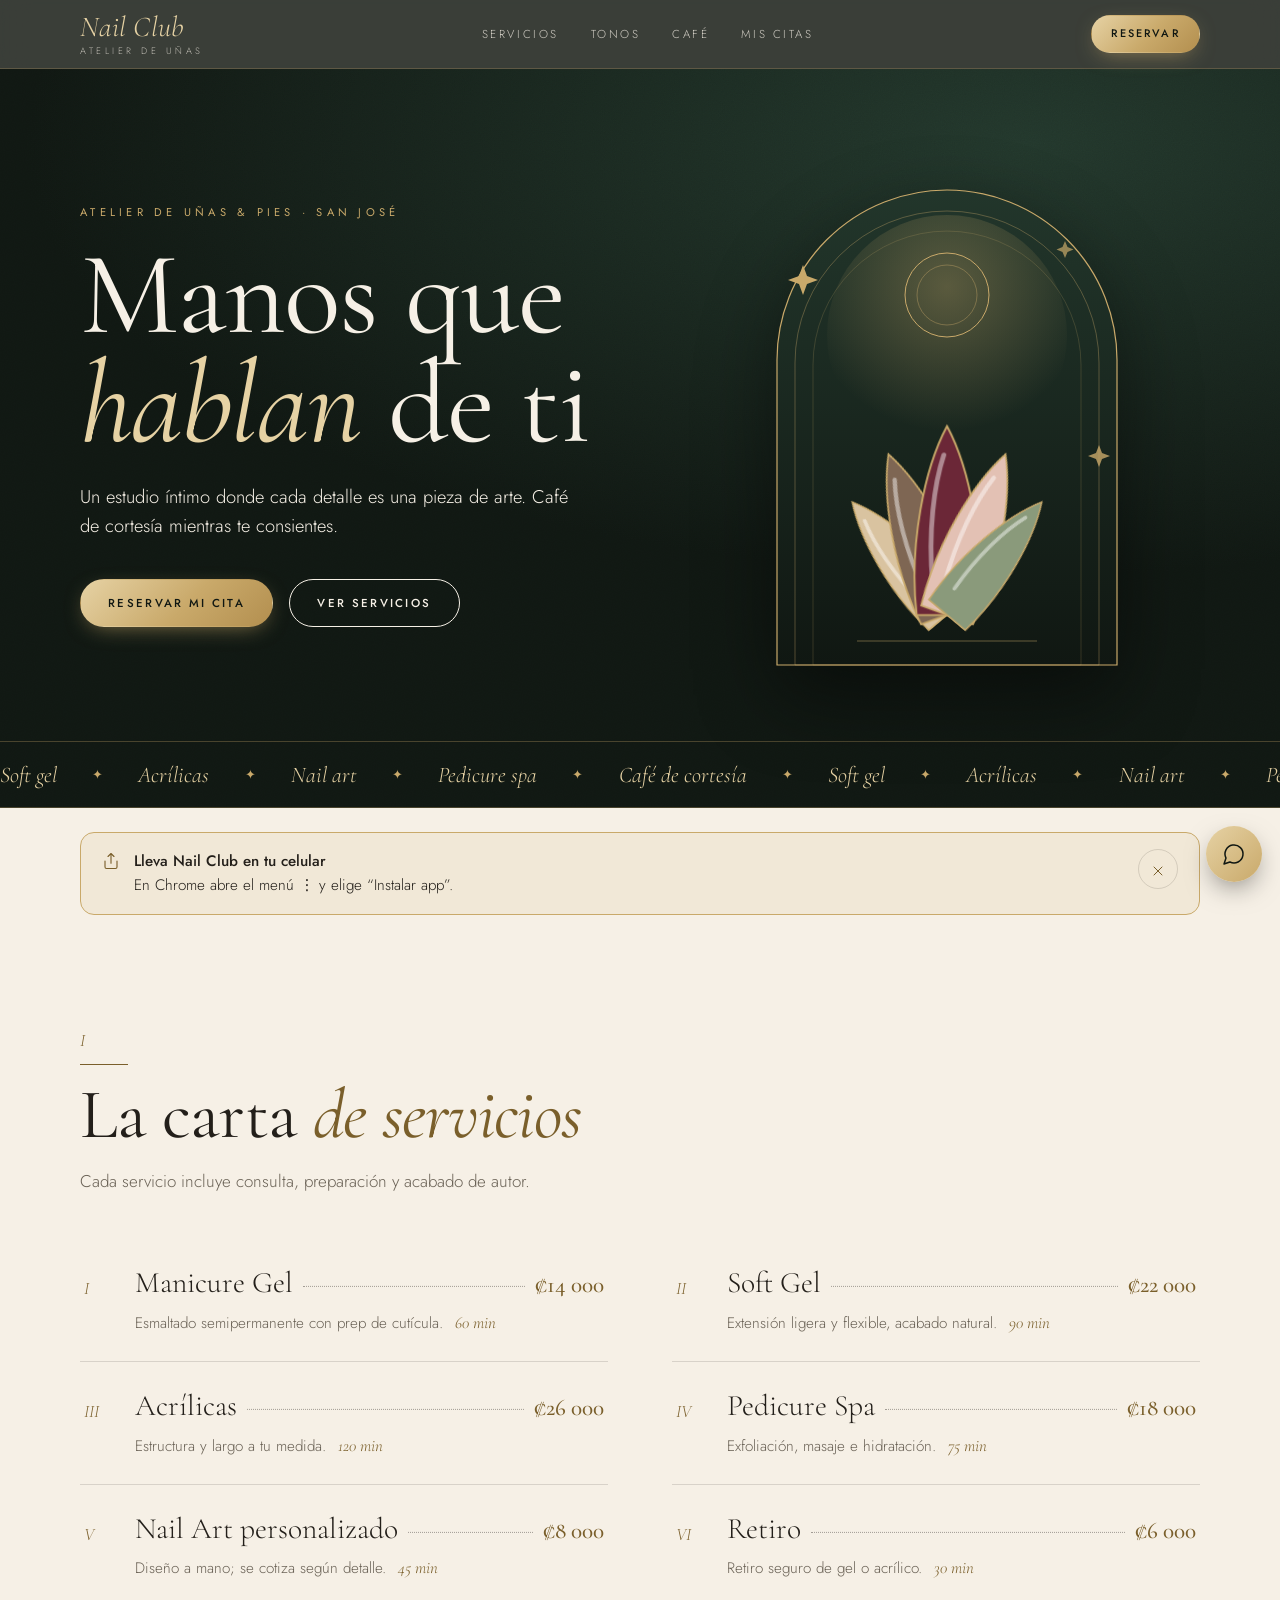
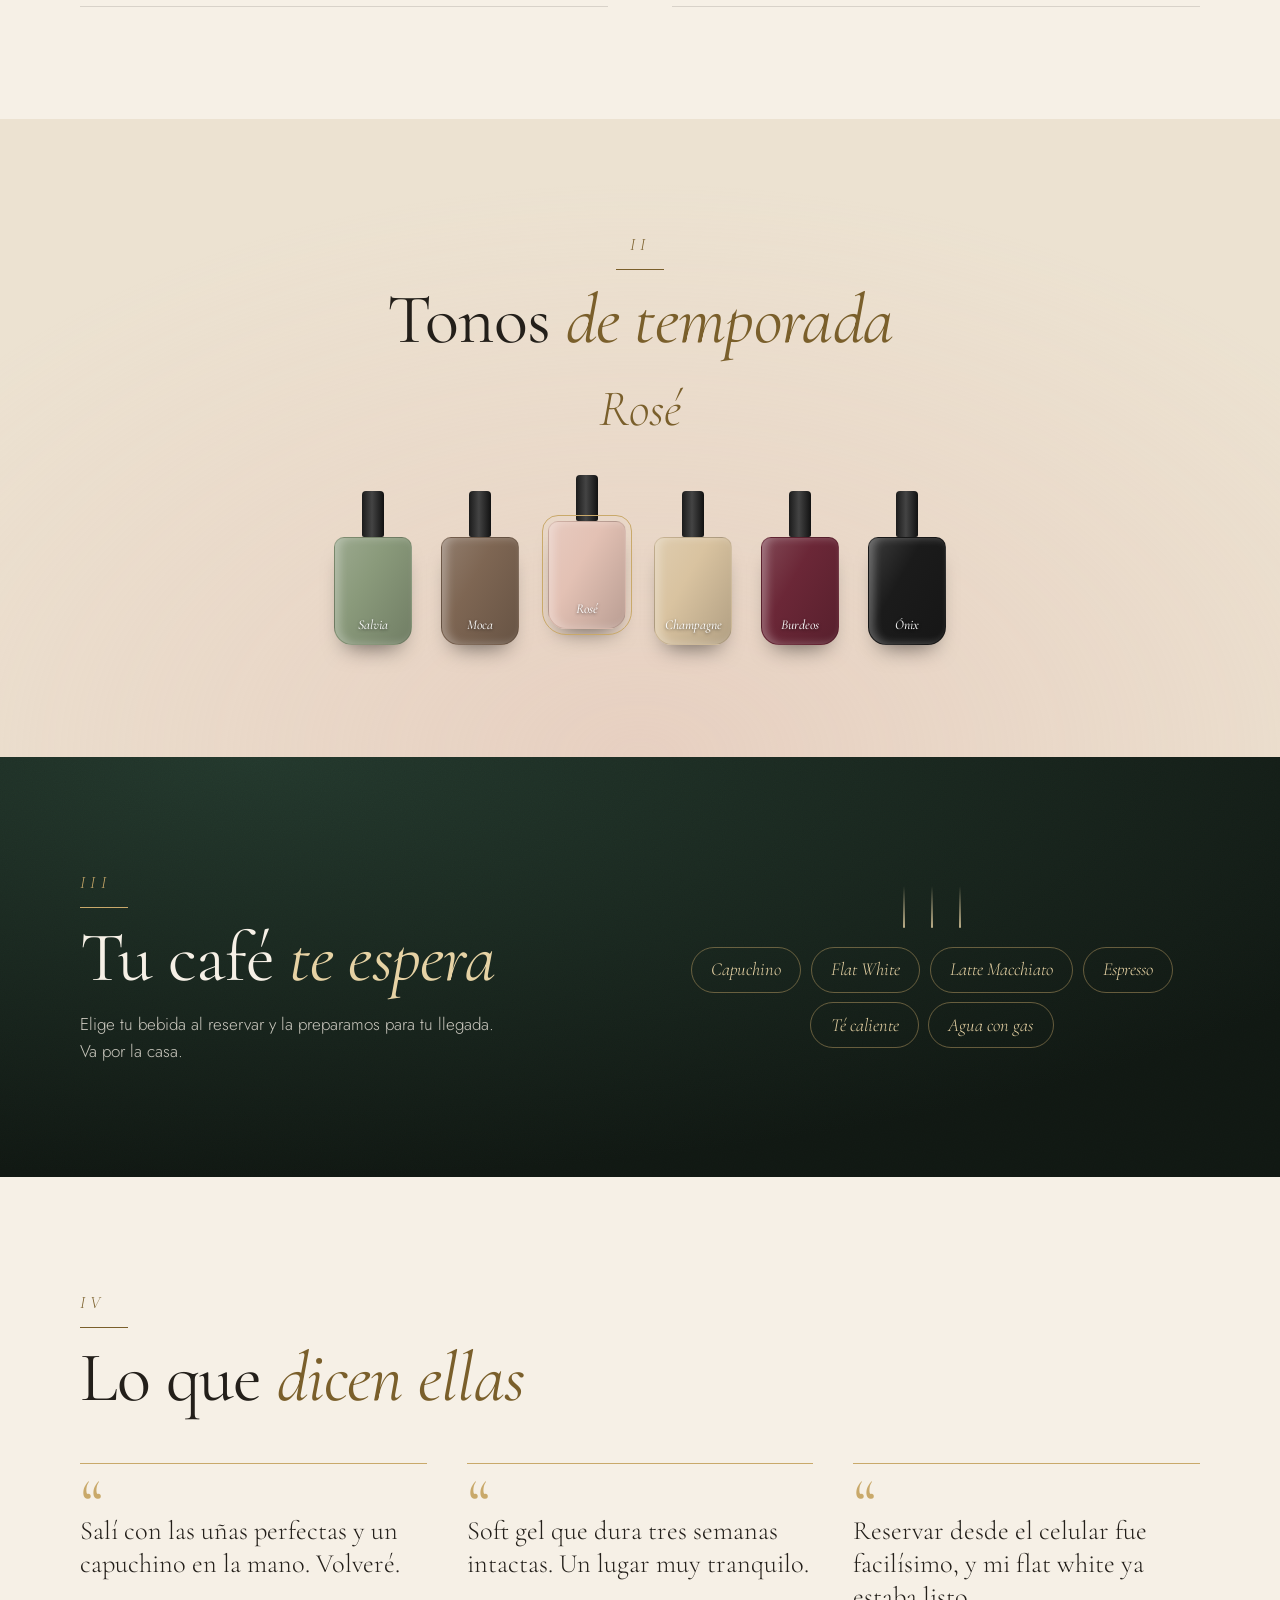
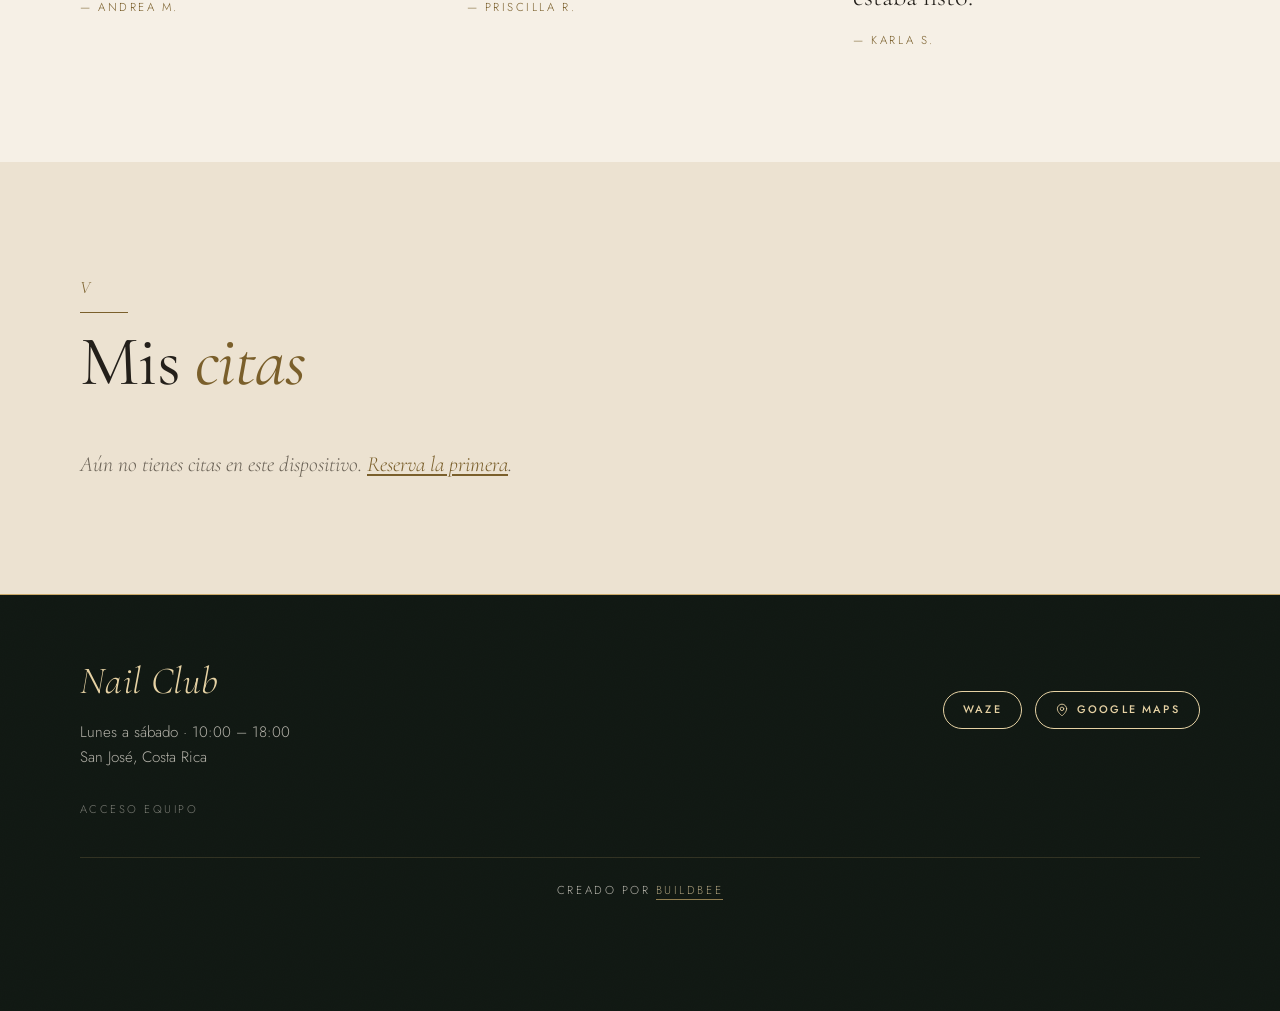
<file: index.html>
<!doctype html>
<html lang="es">
<head>
  <meta charset="UTF-8">
  <meta name="viewport" content="width=device-width,initial-scale=1,viewport-fit=cover">
  <title>Nail Club · Manos que hablan de ti</title>
  <meta name="description" content="Atelier de uñas y pies en San José. Reserva tu cita en línea y disfruta un café de cortesía.">
  <meta name="theme-color" content="#101712">
  <link rel="manifest" href="./manifest.webmanifest">
  <link rel="icon" href="./icon.svg" type="image/svg+xml">
  <link rel="apple-touch-icon" href="./icons/apple-touch-icon.png">
  <meta name="apple-mobile-web-app-capable" content="yes">
  <meta name="mobile-web-app-capable" content="yes">
  <meta name="apple-mobile-web-app-status-bar-style" content="black-translucent">
  <link rel="preconnect" href="https://fonts.googleapis.com">
  <link rel="preconnect" href="https://fonts.gstatic.com" crossorigin>
  <link href="https://fonts.googleapis.com/css2?family=Cormorant+Garamond:ital,wght@0,400;0,500;0,600;1,400;1,500&family=Jost:wght@300;400;500&display=swap" rel="stylesheet">
  <link rel="stylesheet" href="./css/styles.css">
</head>
<body>
  <div id="app"></div>
  <div id="toast" role="status" aria-live="polite"></div>
  <noscript><p style="padding:2rem;font-family:serif">Nail Club necesita JavaScript para mostrar la agenda.</p></noscript>
  <script type="module" src="./js/main.js"></script>
</body>
</html>
</file>
<file: css/styles.css>
/* Nail Club · atelier — verde profundo, oro champagne y marfil */
:root {
  --ink: #101712;
  --forest: #17231b;
  --forest-2: #22362b;
  --gold: #c9a96a;
  --gold-d: #7a5f2b;
  --gold-l: #e6d2a4;
  --ivory: #f6f0e6;
  --paper: #ece2d1;
  --blush: #e6c9bd;
  --text: #231f1a;
  --muted: #6a6256;
  --line: rgba(35, 31, 26, .14);
  --serif: 'Cormorant Garamond', 'Cormorant', Georgia, 'Times New Roman', serif;
  --sans: 'Jost', system-ui, -apple-system, 'Segoe UI', sans-serif;
  --ease: cubic-bezier(.2, .7, .2, 1);
  --tone: #E3C1B4;
}
*, *::before, *::after { box-sizing: border-box; }
html { scroll-behavior: smooth; scroll-padding-top: 76px; -webkit-text-size-adjust: 100%; }
body { margin: 0; font-family: var(--sans); font-weight: 300; font-size: 1.0625rem; line-height: 1.6; color: var(--text); background: var(--ivory); -webkit-font-smoothing: antialiased; overflow-x: hidden; }
img, svg { max-width: 100%; display: block; }
h1, h2, h3, h4 { font-family: var(--serif); font-weight: 400; line-height: 1.05; margin: 0; letter-spacing: -.01em; }
h1 em, h2 em, h3 em { font-style: italic; color: var(--gold-d); }
p { margin: 0; }
a { color: inherit; }
button { font: inherit; color: inherit; cursor: pointer; }
:focus-visible { outline: 2px solid var(--gold); outline-offset: 3px; }
.ico { display: inline-block; vertical-align: -.2em; flex: none; }
.wrap { width: min(1120px, 100% - 2.5rem); margin-inline: auto; }
.muted { color: var(--muted); }
.sm { font-size: .85rem; }
.hint { color: var(--muted); font-size: .95rem; padding: .75rem 0; }
.empty { color: var(--muted); font-family: var(--serif); font-size: 1.35rem; font-style: italic; }
.link { background: none; border: 0; padding: 0; text-decoration: underline; text-underline-offset: 3px; color: var(--gold-d); }

/* grano de película sobre fondos oscuros */
.grain { position: relative; isolation: isolate; }
.grain::after { content: ''; position: absolute; inset: 0; z-index: -1; pointer-events: none; opacity: .5; mix-blend-mode: overlay;
  background-image: url("data:image/svg+xml;utf8,<svg xmlns='http://www.w3.org/2000/svg' width='180' height='180'><filter id='n'><feTurbulence type='fractalNoise' baseFrequency='.9' numOctaves='2' stitchTiles='stitch'/><feColorMatrix values='0 0 0 0 1  0 0 0 0 1  0 0 0 0 1  0 0 0 .22 0'/></filter><rect width='100%' height='100%' filter='url(%23n)'/></svg>"); }

/* ───── Botones ───── */
.btn { display: inline-flex; align-items: center; justify-content: center; gap: .5rem; border: 1px solid transparent; border-radius: 999px; padding: .85rem 1.7rem; font-size: .72rem; font-weight: 500; letter-spacing: .2em; text-transform: uppercase; text-decoration: none; transition: transform .3s var(--ease), background .3s, color .3s, border-color .3s, box-shadow .3s; }
.btn:disabled { opacity: .4; cursor: not-allowed; }
.btn-sm { padding: .6rem 1.2rem; font-size: .68rem; }
.btn-gold { background: linear-gradient(135deg, #e6d2a4, #c9a96a 55%, #b38f4f); color: var(--ink); box-shadow: 0 6px 22px -8px rgba(201, 169, 106, .7); }
.btn-gold:not(:disabled):hover { transform: translateY(-2px); box-shadow: 0 12px 28px -8px rgba(201, 169, 106, .8); }
.btn-ghost { border-color: currentColor; background: transparent; }
.btn-ghost:hover { background: rgba(201, 169, 106, .14); }
.danger { color: #8c2f2f; }
.icon-btn { display: inline-grid; place-items: center; width: 40px; height: 40px; border: 1px solid var(--line); border-radius: 50%; background: transparent; transition: background .2s; flex: none; }
.icon-btn:hover { background: rgba(201, 169, 106, .18); }
.chip { border: 1px solid var(--line); background: transparent; border-radius: 999px; padding: .55rem 1.1rem; font-size: .85rem; letter-spacing: .04em; transition: all .2s; }
.chip:hover { border-color: var(--gold); }
.chip.on { background: var(--ink); color: var(--gold-l); border-color: var(--ink); }
.chip:disabled { opacity: .3; text-decoration: line-through; cursor: not-allowed; }
.pill { display: inline-block; font-size: .68rem; letter-spacing: .16em; text-transform: uppercase; padding: .25rem .7rem; border-radius: 999px; border: 1px solid var(--gold); color: var(--gold-d); }
.st-cancelada { border-color: #b66; color: #8c2f2f; }
.st-completada { border-color: #6a8a6a; color: #3e5f3e; }
.st-enproceso { background: var(--gold); color: var(--ink); }

/* ───── Cabecera ───── */
.top { position: sticky; top: 0; z-index: 40; background: rgba(16, 23, 18, .82); backdrop-filter: blur(14px); -webkit-backdrop-filter: blur(14px); color: var(--ivory); border-bottom: 1px solid rgba(201, 169, 106, .25); padding-top: env(safe-area-inset-top); }
.top-in { display: flex; align-items: center; justify-content: space-between; gap: 1rem; padding-block: .8rem; }
.brand { text-decoration: none; display: flex; flex-direction: column; line-height: 1; }
.brand-n { font-family: var(--serif); font-style: italic; font-size: 1.8rem; color: var(--gold-l); letter-spacing: .01em; }
.brand-s { font-size: .58rem; letter-spacing: .38em; text-transform: uppercase; opacity: .7; margin-top: .25rem; }
.top-nav { display: flex; gap: 2rem; }
.top-nav a { text-decoration: none; font-size: .72rem; letter-spacing: .22em; text-transform: uppercase; opacity: .8; transition: opacity .2s, color .2s; }
.top-nav a:hover { opacity: 1; color: var(--gold-l); }

/* ───── Hero ───── */
.hero { background: radial-gradient(120% 90% at 80% 10%, var(--forest-2), var(--ink) 65%); color: var(--ivory); padding-top: clamp(2.5rem, 6vw, 5rem); overflow: hidden; }
.hero-in { display: grid; grid-template-columns: 1.15fr 1fr; gap: 2rem; align-items: center; padding-bottom: 3.5rem; }
.kicker { font-size: .7rem; letter-spacing: .38em; text-transform: uppercase; color: var(--gold); font-weight: 400; }
.hero h1 { font-size: clamp(3.4rem, 9.2vw, 7.4rem); line-height: .92; margin: 1.2rem 0 1.5rem; }
.hero h1 em { color: var(--gold-l); }
.lead { max-width: 32rem; font-size: 1.15rem; opacity: .82; }
.hero-cta { display: flex; flex-wrap: wrap; gap: 1rem; margin-top: 2.4rem; }
.hero-art { width: 100%; max-width: 440px; margin-inline: auto; filter: drop-shadow(0 30px 40px rgba(0, 0, 0, .45)); }
.nail { animation: nailUp 1.1s var(--ease) both; animation-delay: var(--d); }
.twinkle { animation: twinkle 4.5s ease-in-out infinite; transform-origin: center; }
@keyframes nailUp { from { opacity: 0; transform: translateY(36px); } to { opacity: 1; transform: none; } }
@keyframes twinkle { 50% { opacity: .35; } }
.rise { animation: rise 1s var(--ease) both; animation-delay: var(--d, 0s); }
@keyframes rise { from { opacity: 0; transform: translateY(22px); } to { opacity: 1; transform: none; } }

.marquee { border-block: 1px solid rgba(201, 169, 106, .3); overflow: hidden; padding: .9rem 0; }
.marquee-in { display: flex; gap: 2.2rem; width: max-content; font-family: var(--serif); font-style: italic; font-size: 1.4rem; color: var(--gold-l); animation: slide 38s linear infinite; white-space: nowrap; }
.marquee-in i { font-style: normal; color: var(--gold); font-size: .8rem; align-self: center; }
@keyframes slide { to { transform: translateX(-50%); } }

/* ───── Secciones ───── */
.sec { padding-block: clamp(4rem, 9vw, 7rem); }
.sec-ivory { background: var(--ivory); }
.sec-paper { background: var(--paper); }
.sec-dark { background: radial-gradient(100% 100% at 20% 0, var(--forest-2), var(--ink)); color: var(--ivory); }
.num { display: block; font-family: var(--serif); font-style: italic; font-size: 1.1rem; color: var(--gold-d); letter-spacing: .3em; margin-bottom: .8rem; }
.num::after { content: ''; display: block; width: 3rem; height: 1px; background: currentColor; margin-top: .6rem; }
.num-gold { color: var(--gold); }
.sec-head { margin-bottom: 3rem; max-width: 40rem; }
.sec h2 { font-size: clamp(2.5rem, 6vw, 4.4rem); }
.sec-head p { margin-top: 1rem; color: var(--muted); }
.reveal { opacity: 0; transform: translateY(26px); transition: opacity .9s var(--ease), transform .9s var(--ease); }
.reveal.in { opacity: 1; transform: none; }

/* Carta de servicios */
.menu { list-style: none; margin: 0; padding: 0; display: grid; gap: .25rem 4rem; grid-template-columns: repeat(2, 1fr); }
.menu-row { display: flex; gap: 1.2rem; width: 100%; text-align: left; background: none; border: 0; border-bottom: 1px solid var(--line); padding: 1.5rem .25rem; transition: padding .35s var(--ease), background .35s; }
.menu-row:hover { padding-left: 1rem; background: linear-gradient(90deg, rgba(201, 169, 106, .16), transparent); }
.menu-n { font-family: var(--serif); font-style: italic; color: var(--gold-d); font-size: 1.1rem; min-width: 2rem; padding-top: .5rem; }
.menu-main { flex: 1; min-width: 0; }
.menu-line { display: flex; align-items: baseline; gap: .6rem; }
.menu-name { font-family: var(--serif); font-size: 1.85rem; line-height: 1.1; }
.menu-dots { flex: 1; border-bottom: 1px dotted rgba(35, 31, 26, .4); transform: translateY(-.3em); min-width: 1rem; }
.menu-price { font-family: var(--serif); font-size: 1.45rem; color: var(--gold-d); font-weight: 500; white-space: nowrap; }
.menu-desc { display: block; margin-top: .35rem; color: var(--muted); font-size: .95rem; }
.menu-desc em { font-family: var(--serif); font-size: 1.05rem; margin-left: .4rem; color: var(--gold-d); }

/* Tonos: frascos de laca */
.tonos { text-align: center; transition: background .6s; }
.tonos .num::after { margin-inline: auto; }
.sec-paper#tonos { background: radial-gradient(70% 90% at 50% 100%, color-mix(in srgb, var(--tone) 55%, transparent), transparent), var(--paper); transition: background .6s; }
.tono-name { font-family: var(--serif); font-style: italic; font-size: clamp(2rem, 5vw, 3.2rem); color: var(--gold-d); margin: .8rem 0 2.5rem; min-height: 1.2em; }
.bottles { display: flex; justify-content: center; align-items: flex-end; gap: clamp(.6rem, 2.5vw, 1.8rem); flex-wrap: wrap; }
.bottle { background: none; border: 0; padding: 0; display: flex; flex-direction: column; align-items: center; transition: transform .45s var(--ease); }
.bottle:hover { transform: translateY(-8px); }
.bottle.on { transform: translateY(-16px); }
.bottle-cap { width: 22px; height: 46px; background: linear-gradient(90deg, #1b1b1b, #444 45%, #111); border-radius: 4px 4px 2px 2px; }
.bottle-body { width: clamp(52px, 11vw, 78px); height: clamp(78px, 15vw, 108px); border-radius: 10px 10px 18px 18px; background: linear-gradient(120deg, color-mix(in srgb, var(--c) 100%, #fff 18%), var(--c) 40%, color-mix(in srgb, var(--c) 100%, #000 22%)); box-shadow: inset 5px 0 8px rgba(255, 255, 255, .28), 0 14px 22px -12px rgba(0, 0, 0, .55); display: grid; place-items: end center; padding-bottom: .55rem; border: 1px solid rgba(0, 0, 0, .06); }
.bottle.on .bottle-body { outline: 1.5px solid var(--gold); outline-offset: 5px; }
.bottle-body b { font-family: var(--serif); font-style: italic; font-weight: 500; font-size: .85rem; color: rgba(255, 255, 255, .92); text-shadow: 0 1px 3px rgba(0, 0, 0, .5); writing-mode: horizontal-tb; }

/* Café */
.cafe { display: grid; grid-template-columns: 1fr 1fr; gap: 3rem; align-items: center; }
.cafe p { margin-top: 1rem; opacity: .8; max-width: 26rem; }
.cafe h2 em { color: var(--gold-l); }
.steam { display: flex; justify-content: center; gap: 1.6rem; height: 3rem; }
.steam span { width: 2px; height: 2.6rem; border-radius: 2px; background: linear-gradient(transparent, rgba(230, 210, 164, .8)); animation: steam 3.2s ease-in-out infinite; }
.steam span:nth-child(2) { animation-delay: .9s; } .steam span:nth-child(3) { animation-delay: 1.8s; }
@keyframes steam { 0% { opacity: 0; transform: translateY(14px) scaleY(.6); } 50% { opacity: 1; } 100% { opacity: 0; transform: translateY(-10px) scaleY(1.1); } }
.drinks { list-style: none; padding: 0; margin: .8rem 0 0; display: flex; flex-wrap: wrap; gap: .6rem; justify-content: center; }
.drinks li { border: 1px solid rgba(201, 169, 106, .45); border-radius: 999px; padding: .45rem 1.2rem; font-family: var(--serif); font-style: italic; font-size: 1.15rem; color: var(--gold-l); }

/* Testimonios */
.quotes { display: grid; grid-template-columns: repeat(3, 1fr); gap: 2.5rem; }
.quote { margin: 0; border-top: 1px solid var(--gold); padding-top: 1.2rem; }
.qm { font-family: var(--serif); font-size: 4.5rem; line-height: .6; color: var(--gold); display: block; height: 2rem; }
.quote blockquote { margin: 0; font-family: var(--serif); font-size: 1.65rem; line-height: 1.25; }
.quote figcaption { margin-top: 1.1rem; font-size: .72rem; letter-spacing: .22em; text-transform: uppercase; color: var(--gold-d); }

/* Citas clienta */
.appts { display: grid; gap: 1rem; }
.appt { display: grid; grid-template-columns: auto 1fr auto; gap: 1.4rem; align-items: center; background: var(--ivory); border: 1px solid var(--line); border-radius: 120px 120px 18px 18px / 40px 40px 18px 18px; padding: 1.2rem 1.6rem; }
.appt.is-off { opacity: .55; }
.appt-date { text-align: center; font-family: var(--serif); line-height: 1; min-width: 3.4rem; }
.appt-date b { display: block; font-size: 2.6rem; font-weight: 500; color: var(--gold-d); }
.appt-date span { text-transform: uppercase; letter-spacing: .2em; font-size: .7rem; font-family: var(--sans); }
.appt h3 { font-size: 1.6rem; }
.appt p { font-size: .95rem; }
.appt-side { display: grid; gap: .5rem; justify-items: end; }

/* Avisos */
.notice { display: flex; gap: .9rem; align-items: flex-start; margin-top: 1.5rem; padding: 1rem 1.3rem; border: 1px solid var(--gold); background: rgba(201, 169, 106, .12); border-radius: 14px; font-size: .95rem; }
.notice b { font-weight: 500; }
.notice .ico { margin-top: .2rem; color: var(--gold-d); }
.notice > div { flex: 1; }
.notice-install { margin-bottom: 0; }
.notice-install .btn { margin-top: .6rem; }

/* Pie */
.foot { background: var(--ink); color: var(--ivory); padding: 3.5rem 0 7rem; border-top: 1px solid var(--gold); }
.foot-in { display: grid; grid-template-columns: 1fr auto; gap: 2rem; align-items: center; }
.foot-brand { font-size: 2.4rem; margin-bottom: .5rem; }
.muted-l { opacity: .7; font-size: .95rem; }
.foot-links { display: flex; gap: .8rem; flex-wrap: wrap; }
.foot .btn-ghost { color: var(--gold-l); }
.team-link { grid-column: 1 / -1; font-size: .7rem; letter-spacing: .22em; text-transform: uppercase; opacity: .45; text-decoration: none; }
.team-link:hover { opacity: .9; }
.wa { position: fixed; right: 1.1rem; bottom: calc(1.1rem + env(safe-area-inset-bottom)); z-index: 30; width: 56px; height: 56px; border-radius: 50%; display: grid; place-items: center; background: linear-gradient(135deg, #e6d2a4, #c9a96a); color: var(--ink); box-shadow: 0 10px 28px -8px rgba(0, 0, 0, .55); transition: transform .3s var(--ease); }
.wa:hover { transform: scale(1.08); }

/* Barra inferior (modo app en móvil) */
.tabbar { display: none; }

/* ───── Hoja de reserva ───── */
.sheet { border: 0; padding: 0; background: var(--ivory); color: var(--text); width: min(560px, 100%); max-height: 94dvh; border-radius: 28px; box-shadow: 0 40px 90px -20px rgba(0, 0, 0, .6); overflow: hidden; }
.sheet::backdrop { background: rgba(10, 16, 12, .7); backdrop-filter: blur(4px); }
.sheet[open] { display: flex; animation: pop .45s var(--ease); }
@keyframes pop { from { opacity: 0; transform: translateY(24px) scale(.98); } }
.sheet-in { display: flex; flex-direction: column; width: 100%; max-height: 94dvh; padding: 1.6rem 1.6rem calc(1.4rem + env(safe-area-inset-bottom)); }
.sheet-head { display: flex; justify-content: space-between; align-items: center; gap: 1rem; }
.sheet-head h2 { font-size: 2.1rem; font-style: italic; }
.progress { display: flex; gap: .35rem; margin: 1rem 0 1.2rem; }
.progress i { flex: 1; height: 2px; background: var(--line); transition: background .4s; }
.progress i.on { background: var(--gold); }
.sheet-body { overflow: auto; flex: 1; padding: .2rem .1rem; -webkit-overflow-scrolling: touch; }
.sheet-foot { display: flex; justify-content: space-between; align-items: center; gap: .8rem; margin-top: 1.3rem; }
.foot-btns { display: flex; gap: .6rem; flex-wrap: wrap; justify-content: flex-end; margin-left: auto; }
.sheet .btn-ghost { color: var(--text); }
.opts { display: grid; gap: .6rem; }
.opt { text-align: left; background: transparent; border: 1px solid var(--line); border-radius: 16px; padding: 1rem 1.2rem; transition: all .25s var(--ease); }
.opt:hover { border-color: var(--gold); }
.opt.on { border-color: var(--gold-d); background: rgba(201, 169, 106, .16); box-shadow: inset 3px 0 0 var(--gold); }
.opt-top { display: flex; justify-content: space-between; gap: 1rem; font-family: var(--serif); font-size: 1.4rem; }
.opt-top b { font-weight: 500; }
.opt-sub { display: block; font-size: .9rem; color: var(--muted); }
.strip { display: flex; gap: .5rem; overflow-x: auto; padding: .2rem .1rem 1rem; scroll-snap-type: x proximity; }
.day { flex: none; scroll-snap-align: start; display: grid; justify-items: center; min-width: 4rem; padding: .6rem .4rem; border: 1px solid var(--line); border-radius: 40px; background: transparent; }
.day small { text-transform: uppercase; font-size: .62rem; letter-spacing: .14em; color: var(--muted); }
.day b { font-family: var(--serif); font-size: 1.7rem; font-weight: 500; line-height: 1.1; }
.day.on { background: var(--ink); color: var(--gold-l); border-color: var(--ink); }
.day.on small { color: var(--gold); }
.day:disabled { opacity: .3; cursor: not-allowed; }
.times { display: flex; flex-wrap: wrap; gap: .5rem; margin: .6rem 0; }
.coffee-box { border: 1px solid var(--line); border-radius: 20px; padding: 1.4rem; background: var(--paper); }
.coffee-box > p { margin: .6rem 0 .8rem; color: var(--muted); }
.coffee-box .ico { color: var(--gold-d); }
.form { display: grid; gap: 1rem; }
label { display: grid; gap: .35rem; font-size: .72rem; letter-spacing: .18em; text-transform: uppercase; color: var(--muted); }
.inp { width: 100%; font: inherit; font-size: 1rem; letter-spacing: 0; text-transform: none; color: var(--text); background: rgba(255, 255, 255, .6); border: 1px solid var(--line); border-radius: 12px; padding: .8rem 1rem; }
.inp:focus { outline: 2px solid var(--gold); outline-offset: 1px; border-color: transparent; }
.inp-sm { padding: .55rem .8rem; font-size: .92rem; }
.summary { background: var(--paper); border-radius: 20px; padding: 1.5rem; display: grid; gap: .25rem; }
.sum-svc { font-family: var(--serif); font-size: 2rem; font-style: italic; color: var(--gold-d); }
.sum-price { font-family: var(--serif); font-size: 2rem; margin-top: .6rem; }
.err { color: #8c2f2f; background: #f6dcd8; border-radius: 10px; padding: .6rem .9rem; font-size: .9rem; margin-bottom: .8rem; }
.ok { margin-top: 1rem; color: #3e5f3e; font-size: .95rem; }

#toast { position: fixed; left: 50%; bottom: calc(5.5rem + env(safe-area-inset-bottom)); transform: translate(-50%, 20px); background: var(--ink); color: var(--gold-l); padding: .8rem 1.4rem; border-radius: 999px; font-size: .9rem; opacity: 0; pointer-events: none; transition: all .4s var(--ease); z-index: 100; border: 1px solid var(--gold); max-width: 90vw; text-align: center; }
#toast.on { opacity: 1; transform: translate(-50%, 0); }

/* ───── Admin ───── */
body[data-view='admin'] { background: var(--paper); }
.admin { width: min(960px, 100% - 2rem); margin: 0 auto; padding: calc(1.5rem + env(safe-area-inset-top)) 0 5rem; }
.admin-head { display: flex; justify-content: space-between; align-items: flex-end; gap: 1rem; flex-wrap: wrap; margin-bottom: 1.4rem; padding-bottom: 1.2rem; border-bottom: 1px solid var(--gold); }
.admin-head h1 { font-size: clamp(2.4rem, 6vw, 3.6rem); font-style: italic; }
.admin-head .kicker { color: var(--gold-d); }
.admin-actions { display: flex; gap: .6rem; }
.admin .btn-ghost { color: var(--text); }
.tabs { display: flex; gap: .5rem; overflow-x: auto; padding-bottom: .4rem; margin-bottom: 1.2rem; scrollbar-width: none; }
.tabs .chip { flex: none; }
.tabs.sub { margin-bottom: .8rem; }
.admin-body { display: grid; grid-template-columns: minmax(0, 1fr); gap: 1.2rem; }
.admin, .admin-body > *, .card { min-width: 0; }
.card { background: var(--ivory); border: 1px solid var(--line); border-radius: 18px; }
.pad { padding: 1.3rem 1.4rem; }
.stack { display: grid; gap: .8rem; }
.row { display: flex; align-items: center; gap: .8rem; flex-wrap: wrap; }
.grow { flex: 1; min-width: 12rem; display: grid; gap: .5rem; }
.row-btns { display: flex; gap: .6rem; flex-wrap: wrap; margin-top: 1rem; }
.stats { display: grid; grid-template-columns: repeat(3, 1fr); gap: .8rem; }
.stats > div { background: var(--forest); color: var(--ivory); border-radius: 18px; padding: 1.1rem 1.2rem; border: 1px solid var(--gold); }
.stats b { display: block; font-family: var(--serif); font-size: clamp(1.6rem, 4.5vw, 2.4rem); font-weight: 500; color: var(--gold-l); line-height: 1.1; }
.stats span { font-size: .66rem; letter-spacing: .2em; text-transform: uppercase; opacity: .75; }
.day-head { font-size: 1.5rem; font-style: italic; margin: 1.2rem 0 .1rem; }
.appt-adm { display: grid; grid-template-columns: auto 1fr auto; gap: 1.1rem; align-items: center; padding: 1.1rem 1.3rem; margin-top: .6rem; }
.appt-adm.is-off { opacity: .55; }
.appt-time { font-family: var(--serif); font-size: 2rem; color: var(--gold-d); font-weight: 500; }
.appt-adm h4 { font-size: 1.4rem; }
.appt-adm p { font-size: .92rem; }
.appt-adm-side { display: flex; gap: .5rem; align-items: center; }
.switch { display: inline-flex; flex-direction: row; align-items: center; gap: .5rem; text-transform: none; letter-spacing: 0; font-size: .92rem; color: var(--text); }
.lbl { display: inline-flex; flex-direction: row; align-items: center; gap: .4rem; text-transform: none; letter-spacing: 0; font-size: .95rem; color: var(--text); }
.lbl .inp { width: 7.5rem; }
input[type='checkbox'] { accent-color: var(--gold-d); width: 1.1rem; height: 1.1rem; }
.svc-edit { display: grid; gap: .6rem; }
.admin h3 { font-size: 1.7rem; }
.lock-ico { display: grid; place-items: center; width: 56px; height: 56px; border: 1px solid var(--gold); border-radius: 50%; color: var(--gold-l); margin: 0 auto; }

/* calendario de disponibilidad */
.cal-nav { display: flex; align-items: center; justify-content: space-between; margin: 1rem 0 .6rem; font-family: var(--serif); font-size: 1.5rem; }
.cal-nav b::first-letter, .day-panel h3::first-letter, .day-head::first-letter { text-transform: uppercase; }
.cal-grid { display: grid; grid-template-columns: repeat(7, 1fr); gap: .3rem; }
.cal-h { text-align: center; font-size: .65rem; letter-spacing: .2em; color: var(--muted); padding-bottom: .3rem; }
.cal-day { position: relative; display: grid; justify-items: center; align-content: center; gap: 0; min-height: 3.6rem; border: 1px solid var(--line); border-radius: 12px; background: transparent; padding: .2rem; }
.cal-day b { font-family: var(--serif); font-size: 1.25rem; font-weight: 500; line-height: 1.1; }
.cal-day small { font-size: .62rem; color: var(--muted); letter-spacing: .05em; }
.cal-day.open { background: rgba(201, 169, 106, .14); }
.cal-day.shut { background: repeating-linear-gradient(135deg, transparent 0 6px, rgba(35, 31, 26, .05) 6px 7px); }
.cal-day.ov { border-color: var(--gold-d); }
.cal-day.on { background: var(--ink); color: var(--gold-l); border-color: var(--ink); }
.cal-day.on small { color: var(--gold); }
.cal-day.past { opacity: .3; cursor: not-allowed; }
.dot { position: absolute; top: 5px; right: 6px; width: 7px; height: 7px; border-radius: 50%; background: var(--gold); box-shadow: 0 0 0 2px var(--ivory); }
.day-panel { border-top: 1px solid var(--line); margin-top: 1.2rem; padding-top: 1.1rem; }
.add-time { display: flex; gap: .6rem; align-items: center; margin-top: .6rem; }
.add-time .inp { width: auto; }

.admin-lock { min-height: 100dvh; display: grid; place-items: center; width: 100%; max-width: none; margin: 0; padding: 1.5rem; background: radial-gradient(100% 100% at 50% 0, var(--forest-2), var(--ink)); color: var(--ivory); }
.lock-card { width: min(360px, 100%); display: grid; gap: 1rem; text-align: center; }
.lock-card h1 { font-size: 3rem; }
.lock-card h1 em { color: var(--gold-l); }
.lock-card p { opacity: .75; font-size: .95rem; }
.lock-card .inp { text-align: center; letter-spacing: .4em; font-size: 1.3rem; background: rgba(255, 255, 255, .08); color: var(--ivory); border-color: rgba(201, 169, 106, .5); }
.lock-card .link { color: var(--gold-l); }
.lock-card .err { background: rgba(246, 220, 216, .15); color: #ffd1c9; }

/* ───── Responsivo ───── */
@media (max-width: 860px) {
  .hero-in, .cafe { grid-template-columns: 1fr; }
  .hero-copy { text-align: center; }
  .lead { margin-inline: auto; }
  .hero-cta { justify-content: center; }
  .hero-visual { order: -1; max-width: 300px; margin-inline: auto; }
  .menu { grid-template-columns: 1fr; }
  .quotes { grid-template-columns: 1fr; gap: 2rem; }
  .top-nav { display: none; }
}
@media (max-width: 720px) {
  body { padding-bottom: calc(76px + env(safe-area-inset-bottom)); }
  body[data-view='admin'] { padding-bottom: 0; }
  .wa { bottom: calc(92px + env(safe-area-inset-bottom)); width: 50px; height: 50px; opacity: 0; pointer-events: none; transition: opacity .3s, transform .3s var(--ease); }
  .wa.show { opacity: 1; pointer-events: auto; }
  .foot { padding-bottom: 3rem; }
  #toast { bottom: calc(100px + env(safe-area-inset-bottom)); }
  .tabbar { display: grid; grid-template-columns: repeat(5, 1fr); align-items: center; position: fixed; z-index: 45; left: 0; right: 0; bottom: 0; background: rgba(16, 23, 18, .92); backdrop-filter: blur(16px); -webkit-backdrop-filter: blur(16px); border-top: 1px solid rgba(201, 169, 106, .35); padding: .5rem .5rem calc(.5rem + env(safe-area-inset-bottom)); }
  .tabbar a { display: grid; justify-items: center; gap: .15rem; text-decoration: none; color: var(--ivory); opacity: .75; font-size: .62rem; letter-spacing: .12em; text-transform: uppercase; padding: .3rem 0; }
  .tab-main { justify-self: center; width: 54px; height: 54px; border-radius: 50%; border: 0; display: grid; place-items: center; background: linear-gradient(135deg, #e6d2a4, #c9a96a); color: var(--ink); margin-top: -26px; box-shadow: 0 8px 22px -6px rgba(201, 169, 106, .8), 0 0 0 5px var(--ink); }
  .sheet { width: 100%; max-width: 100%; margin: auto 0 0; border-radius: 28px 28px 0 0; max-height: 96dvh; }
  .sheet-in { max-height: 96dvh; }
  .appt { grid-template-columns: auto 1fr; border-radius: 90px 90px 18px 18px / 34px 34px 18px 18px; }
  .appt-side { grid-column: 1 / -1; grid-auto-flow: column; justify-content: space-between; justify-items: start; align-items: center; }
  .appt-adm { grid-template-columns: auto 1fr; }
  .appt-adm-side { grid-column: 1 / -1; justify-content: space-between; }
  .foot-in { grid-template-columns: 1fr; }
  .stats { gap: .5rem; }
  .stats > div { padding: .8rem; }
}
@media (prefers-reduced-motion: reduce) {
  *, *::before, *::after { animation-duration: .001ms !important; animation-iteration-count: 1 !important; transition-duration: .001ms !important; scroll-behavior: auto !important; }
  .reveal { opacity: 1; transform: none; }
}

/* Crédito */
.credit { grid-column: 1 / -1; text-align: center; font-size: .72rem; letter-spacing: .22em; text-transform: uppercase; opacity: .7; border-top: 1px solid rgba(201, 169, 106, .25); padding-top: 1.4rem; margin-top: .4rem; }
.credit a { color: var(--gold-l); text-decoration: none; border-bottom: 1px solid var(--gold); padding-bottom: 1px; }
.credit a:hover { color: var(--gold); }
</file>
